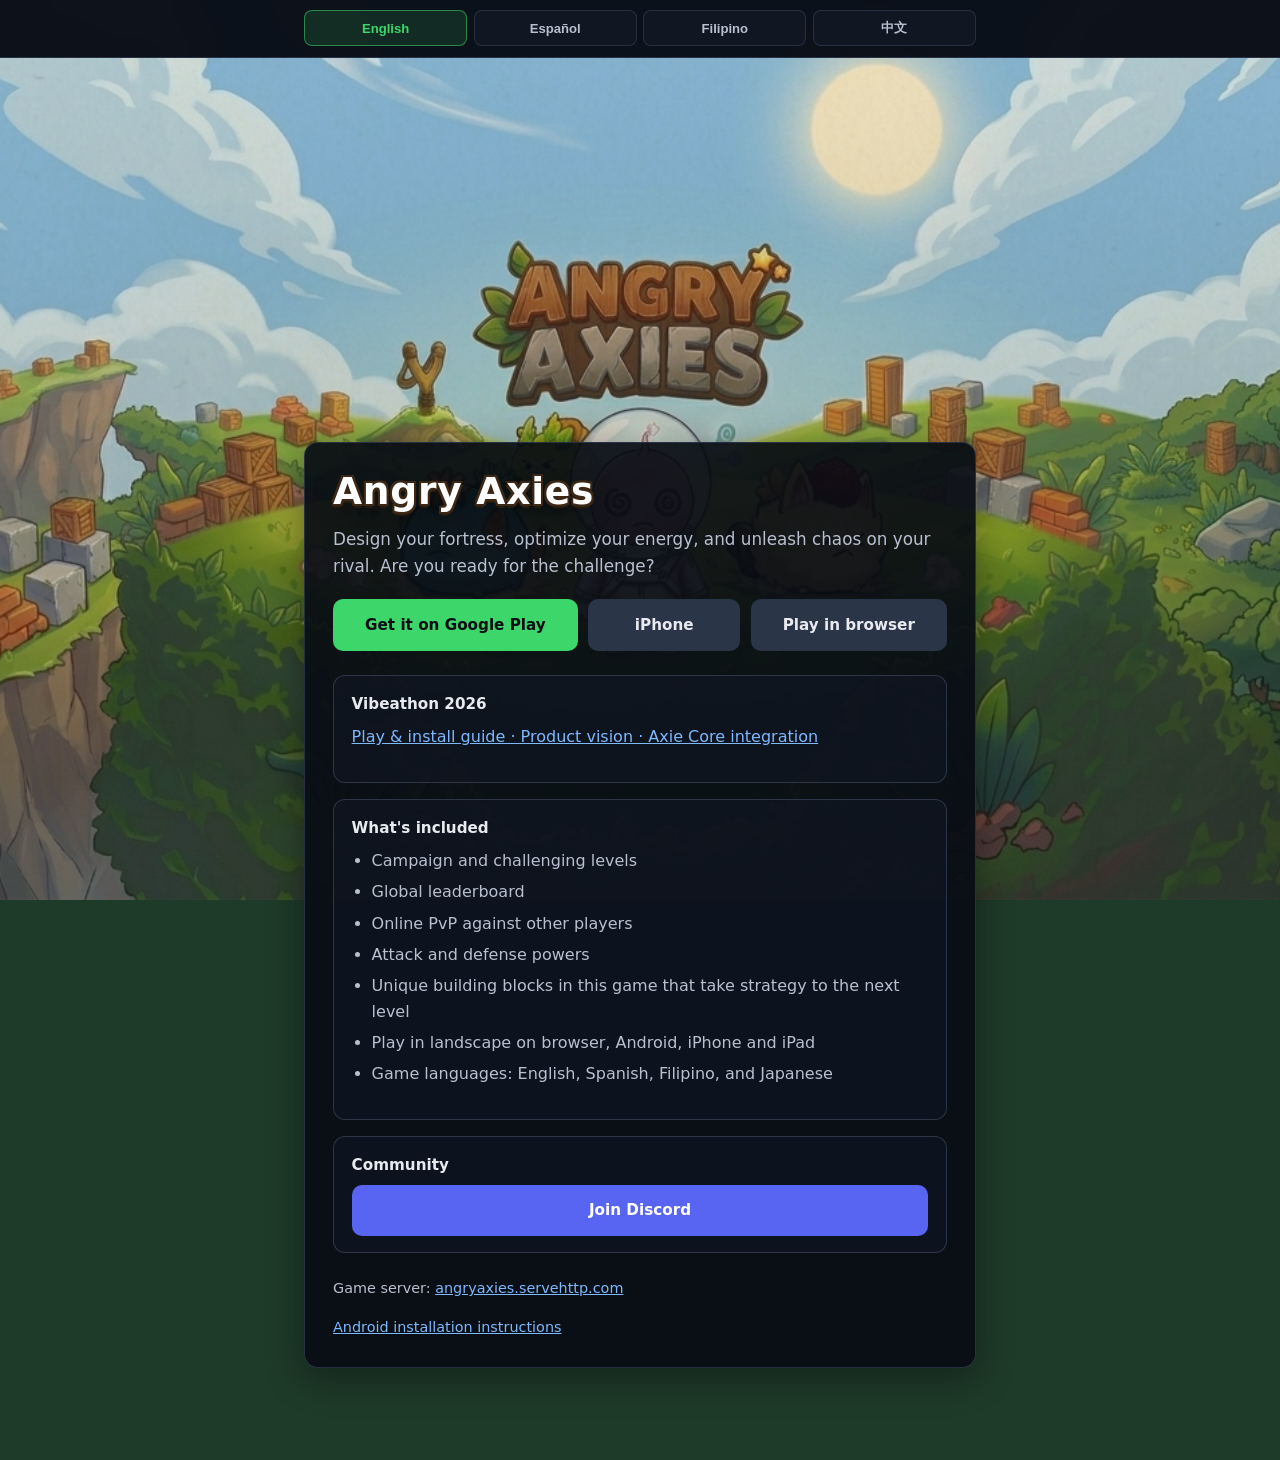
<file: index.html>
<!DOCTYPE html>
<html lang="en">
<head>
  <meta charset="utf-8" />
  <meta name="viewport" content="width=device-width, initial-scale=1, viewport-fit=cover" />
  <meta name="description" content="Angry Axies — strategy game in browser and Android. Build your fortress, tactical powers, PvP, and global leaderboard." />
  <title>Angry Axies — Browser &amp; Android Game</title>
  <link rel="stylesheet" href="./site.css" />
</head>
<body data-page="index">
  <header class="site-header" id="site-lang"></header>

  <main class="site-main">
    <div class="hero-banner" aria-hidden="true"></div>

    <div class="site-panel">
      <h1 class="site-title">Angry Axies</h1>
      <p class="lead" data-i18n="index.lead">
        Diseña tu fortaleza, optimiza tu energía y desata el caos sobre tu rival. ¿Estás listo para el desafío?
      </p>

      <div class="actions">
        <a class="btn" href="https://play.google.com/store/apps/details?id=com.maxicoria.angryaxies" target="_blank" rel="noopener noreferrer" data-i18n="index.btn.apk">Get it on Google Play</a>
        <a class="btn secondary" href="https://apps.apple.com/ar/app/angry-axies/id6797042769" target="_blank" rel="noopener noreferrer" data-i18n="index.btn.iphone">iPhone</a>
        <a class="btn secondary" href="https://angryaxies.servehttp.com/" rel="noopener noreferrer" data-i18n="index.btn.play">Play in browser</a>
      </div>

      <div class="card">
        <h2>Vibeathon 2026</h2>
        <p><a href="./vibeathon.html">Play &amp; install guide · Product vision · Axie Core integration</a></p>
      </div>

      <div class="card">
        <h2 data-i18n="index.features.title">What's included</h2>
        <ul>
          <li data-i18n="index.features.1">Campaign and challenging levels</li>
          <li data-i18n="index.features.2">Global leaderboard</li>
          <li data-i18n="index.features.3">Online PvP against other players</li>
          <li data-i18n="index.features.4">Attack and defense powers</li>
          <li data-i18n="index.features.5">Unique building blocks in this game that take strategy to the next level</li>
          <li data-i18n="index.features.6">Play in landscape on browser, Android, iPhone and iPad</li>
          <li data-i18n="index.features.7">Game languages: English, Spanish, Filipino, and Japanese</li>
        </ul>
      </div>

      <div class="card">
        <h2 data-i18n="index.community.title">Community</h2>
        <div class="actions actions--card">
          <a
            class="btn discord"
            href="https://discord.gg/t5eHqyqyAf"
            rel="noopener noreferrer"
            target="_blank"
            data-i18n="index.btn.discord"
          >Join Discord</a>
        </div>
      </div>

      <footer>
        <p>
          <span data-i18n="index.footer.server">Game server:</span>
          <a href="https://angryaxies.servehttp.com/" rel="noopener noreferrer">angryaxies.servehttp.com</a>
        </p>
        <p>
          <a href="./descarga-apk.html" data-i18n="index.footer.install">Android installation instructions</a>
        </p>
      </footer>
    </div>
  </main>

  <script src="./i18n.js"></script>
</body>
</html>
</file>
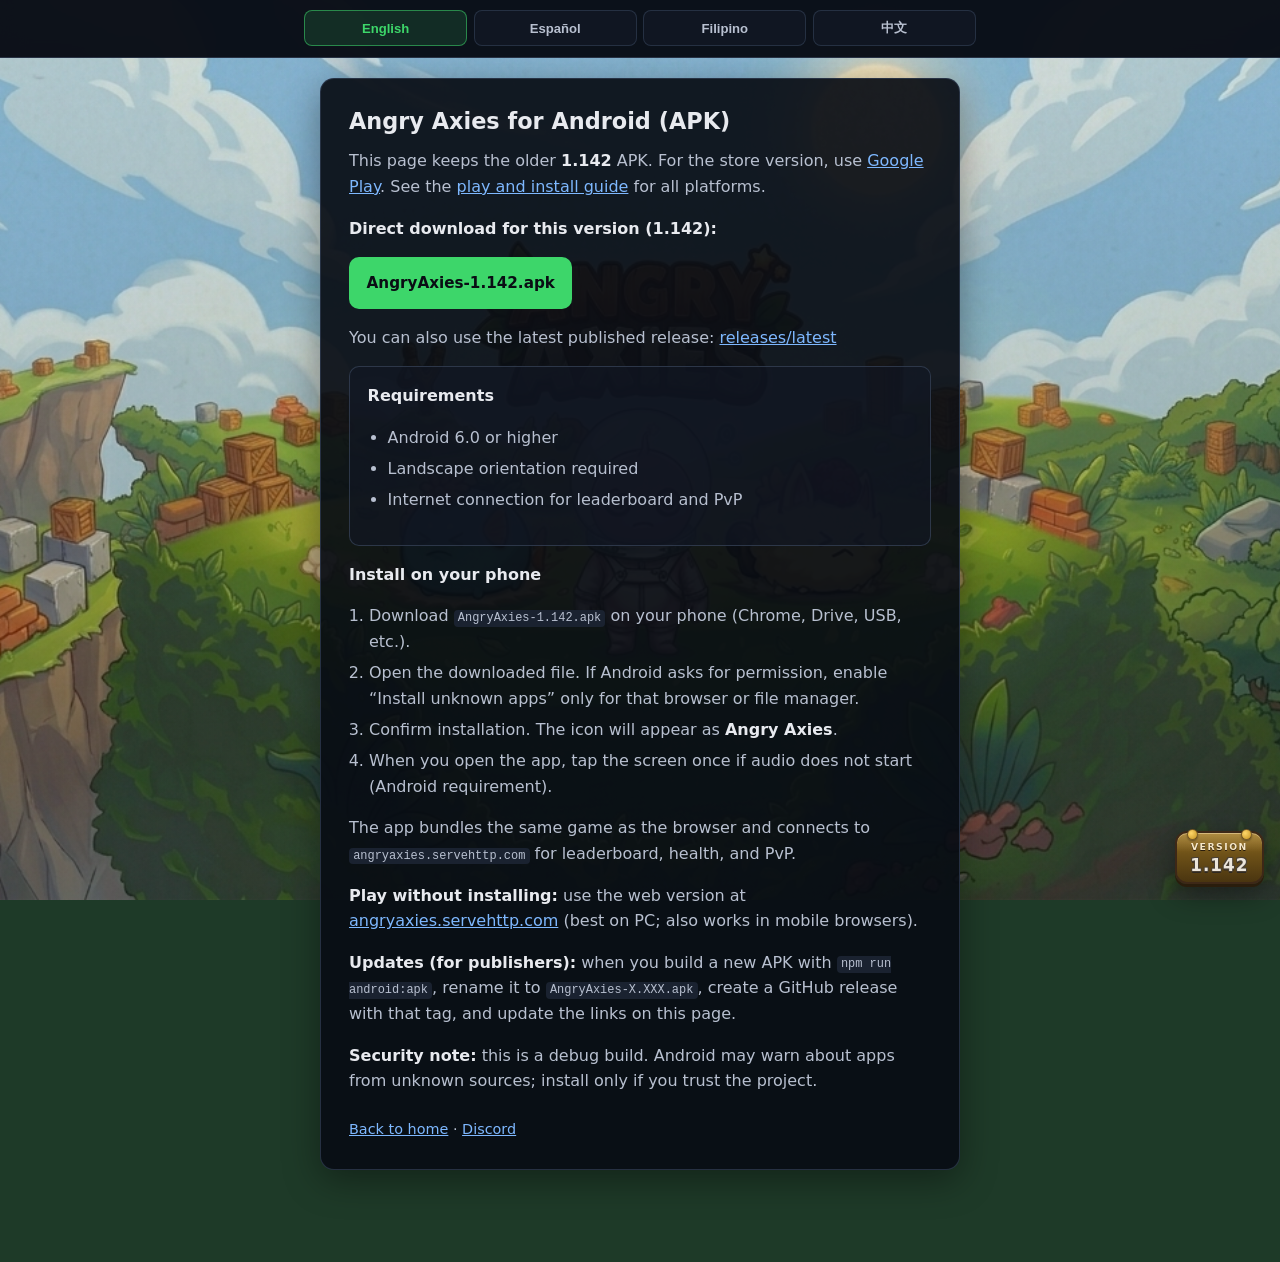
<file: descarga-apk.html>
<!DOCTYPE html>
<html lang="en">
<head>
  <meta charset="utf-8" />
  <meta name="viewport" content="width=device-width, initial-scale=1, viewport-fit=cover" />
  <title>Angry Axies — Download APK (Android)</title>
  <link rel="stylesheet" href="./site.css" />
</head>
<body data-page="download">
  <header class="site-header" id="site-lang"></header>

  <main class="site-main">
    <div class="site-panel site-panel--narrow">
      <h1 class="h1-sm" data-i18n="download.title">Angry Axies for Android (APK)</h1>

      <p data-i18n-html="download.intro">
        This page keeps the older <strong>1.142</strong> APK. For the store version, use <a href="https://play.google.com/store/apps/details?id=com.maxicoria.angryaxies">Google Play</a>. See the <a href="./vibeathon.html">play and install guide</a> for all platforms.
      </p>
      <p data-i18n-html="download.direct.label">
        <strong>Direct download for this version (1.142):</strong>
      </p>
      <p>
        <a class="btn" href="https://github.com/CoriaMaximiliano/Angry-Axies/releases/download/1.142/AngryAxies-1.142.apk">AngryAxies-1.142.apk</a>
      </p>

      <p data-i18n-html="download.latest">
        You can also use the latest published release: <a href="https://github.com/CoriaMaximiliano/Angry-Axies/releases/latest">releases/latest</a>
      </p>

      <div class="note">
        <p><strong data-i18n="download.req.title">Requirements</strong></p>
        <ul>
          <li data-i18n="download.req.1">Android 6.0 or higher</li>
          <li data-i18n="download.req.2">Landscape orientation required</li>
          <li data-i18n="download.req.3">Internet connection for leaderboard and PvP</li>
        </ul>
      </div>

      <p><strong data-i18n="download.install.title">Install on your phone</strong></p>
      <ol>
        <li data-i18n-html="download.install.1">Download <code>AngryAxies-1.142.apk</code> on your phone (Chrome, Drive, USB, etc.).</li>
        <li data-i18n="download.install.2">Open the downloaded file. If Android asks for permission, enable “Install unknown apps” only for that browser or file manager.</li>
        <li data-i18n-html="download.install.3">Confirm installation. The icon will appear as <strong>Angry Axies</strong>.</li>
        <li data-i18n="download.install.4">When you open the app, tap the screen once if audio does not start (Android requirement).</li>
      </ol>

      <p data-i18n-html="download.server">
        The app bundles the same game as the browser and connects to <code>angryaxies.servehttp.com</code> for leaderboard, health, and PvP.
      </p>

      <p data-i18n-html="download.web">
        <strong>Play without installing:</strong> use the web version at <a href="https://angryaxies.servehttp.com/">angryaxies.servehttp.com</a> (best on PC; also works in mobile browsers).
      </p>

      <p data-i18n-html="download.publisher">
        <strong>Updates (for publishers):</strong> when you build a new APK with <code>npm run android:apk</code>, rename it to <code>AngryAxies-X.XXX.apk</code>, create a GitHub release with that tag, and update the links on this page.
      </p>

      <p data-i18n-html="download.security">
        <strong>Security note:</strong> this is a debug build. Android may warn about apps from unknown sources; install only if you trust the project.
      </p>

      <p class="back">
        <a href="./" data-i18n="download.back.home">Back to home</a>
        ·
        <a href="https://discord.gg/t5eHqyqyAf" rel="noopener noreferrer" target="_blank" data-i18n="download.back.discord">Discord</a>
      </p>
    </div>
  </main>

  <aside class="version-plaque" aria-label="Game version">
    <span class="version-plaque__label" data-i18n="site.version.label">Version</span>
    <strong class="version-plaque__num" id="site-version">1.142</strong>
  </aside>
  <script src="./i18n.js"></script>
</body>
</html>
</file>
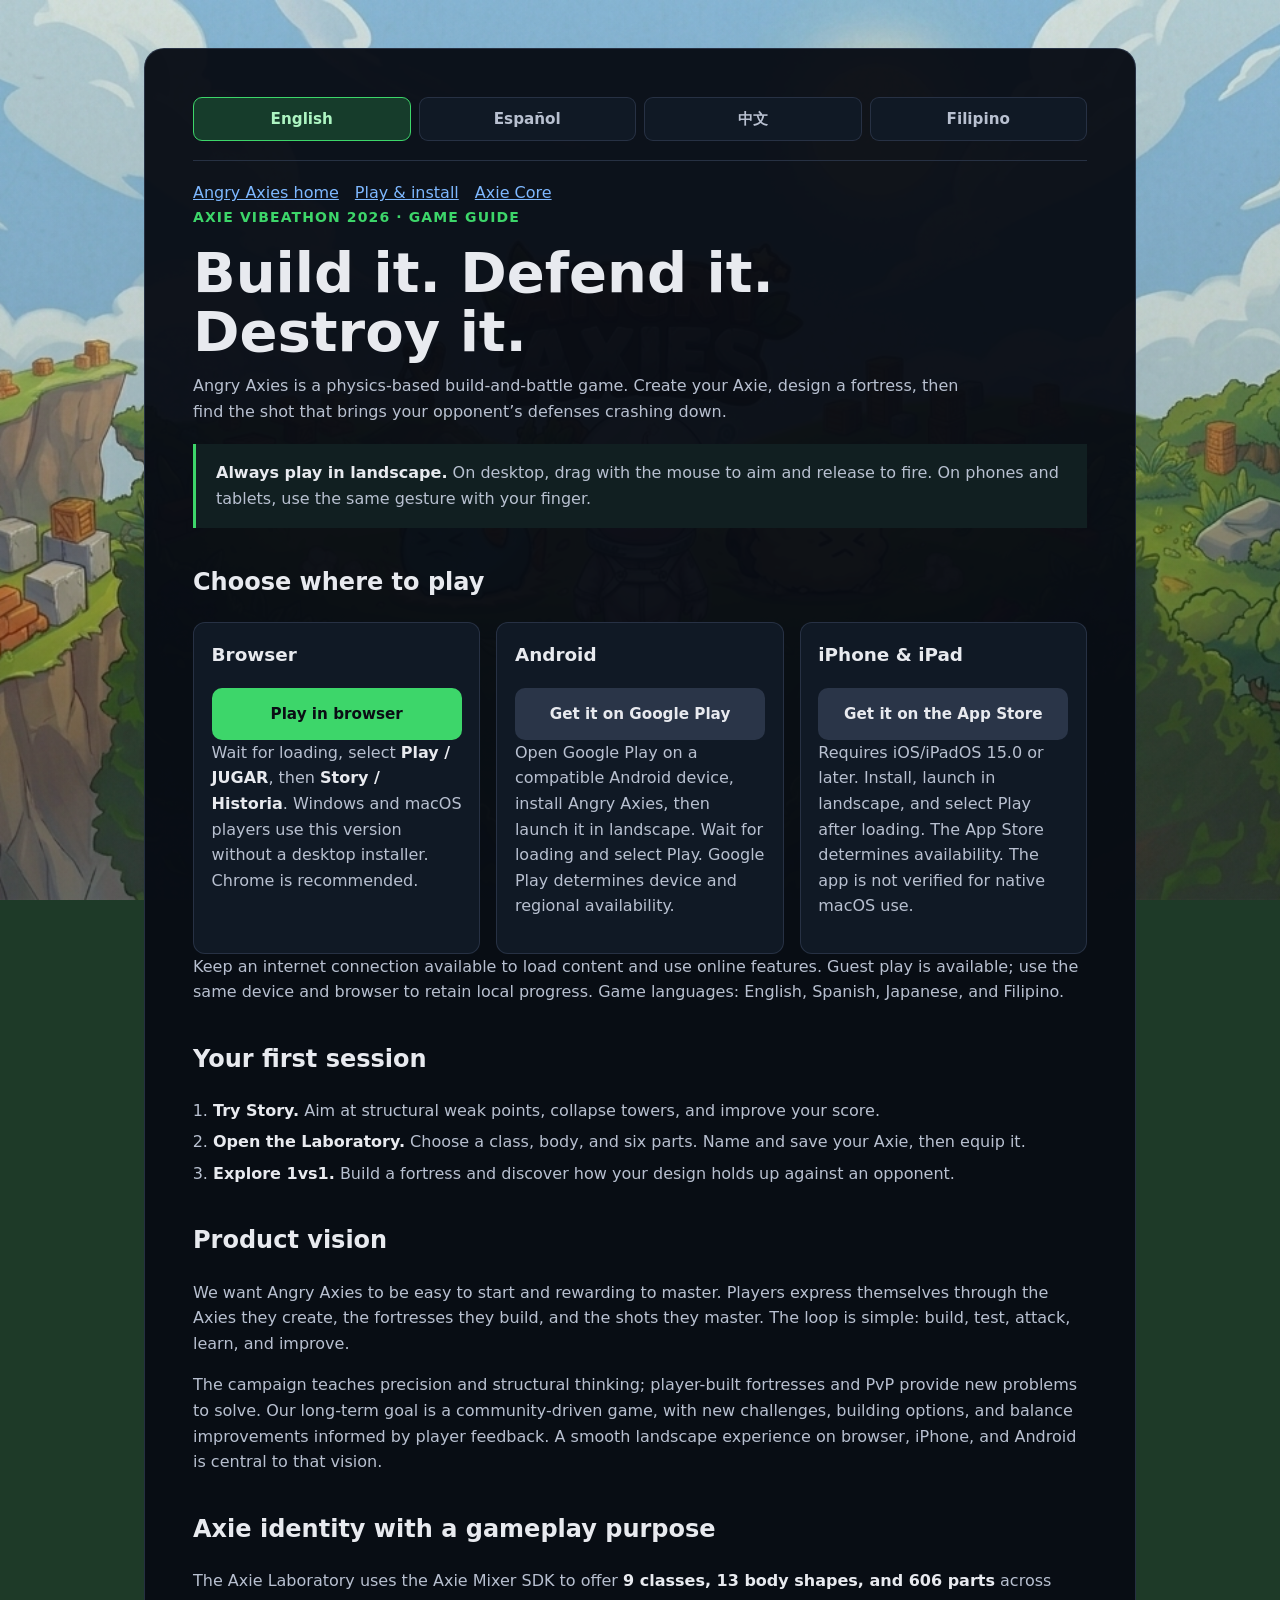
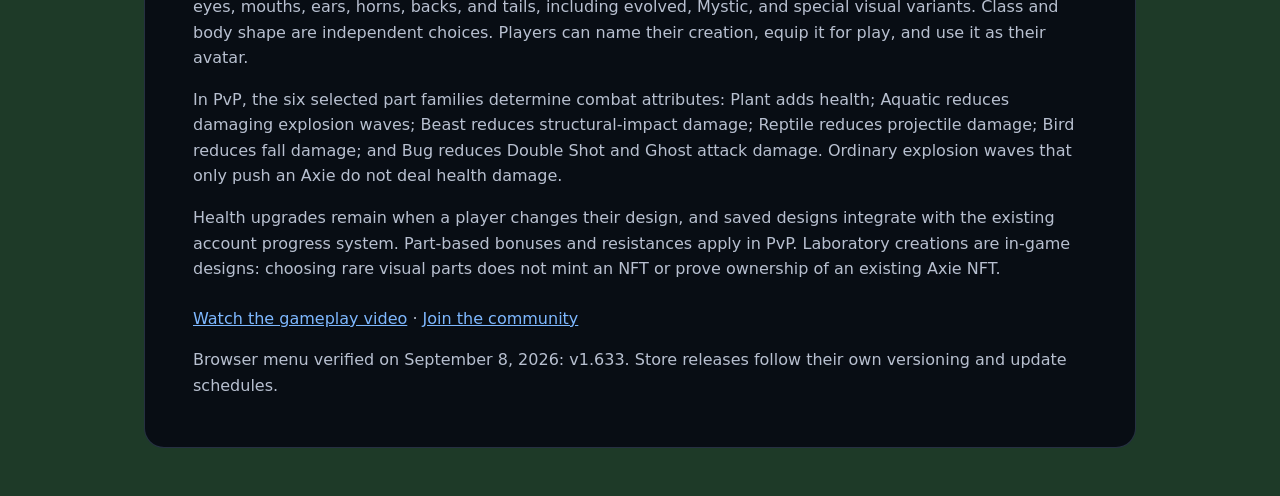
<file: vibeathon.html>
<!doctype html>
<html lang="en">
<head>
  <meta charset="utf-8">
  <meta name="viewport" content="width=device-width, initial-scale=1, viewport-fit=cover">
  <meta name="description" content="Play Angry Axies: browser, Android and iPhone access, controls, product vision and Axie Laboratory integration.">
  <title>Angry Axies — Play &amp; Vibeathon Guide</title>
  <link rel="stylesheet" href="./site.css">
  <style>
    .guide {max-width:68rem;margin:auto;padding:clamp(1rem,4vw,3rem);}
    .guide-panel {background:rgba(8,12,20,.96);border:1px solid var(--panel-border);border-radius:20px;padding:clamp(1.2rem,4vw,3rem);}
    .guide a {color:var(--link);}
    .guide h1 {font-size:clamp(2rem,5vw,3.5rem);line-height:1.05;margin:.7rem 0;}
    .guide h2 {font-size:1.5rem;margin-top:2.2rem;}
    .guide h3 {font-size:1.15rem;margin-top:0;}
    .guide p,.guide li {font-size:1rem;}
    .guide .eyebrow {color:var(--accent);font-weight:700;letter-spacing:.08em;font-size:.875rem;}
    .guide .lead {max-width:48rem;}
    .guide .btn {color:var(--text);min-height:48px;display:inline-flex;align-items:center;justify-content:center;}
    .builds {display:grid;grid-template-columns:repeat(3,minmax(0,1fr));gap:1rem;margin-top:1.3rem;}
    .build {border:1px solid var(--panel-border);padding:1.1rem;border-radius:12px;background:#101925;}
    .build .btn {width:100%;}
    .guide .facts {padding:1rem 1.25rem;border-left:3px solid var(--accent);background:#111f21;}
    .guide nav {display:flex;gap:1rem;flex-wrap:wrap;}
    .guide .guide-languages {display:grid;grid-template-columns:repeat(4,minmax(0,1fr));gap:.5rem;padding-bottom:1.2rem;margin-bottom:1.2rem;border-bottom:1px solid var(--panel-border);}
    .guide-languages button {min-height:44px;padding:.65rem .8rem;border:1px solid var(--panel-border);border-radius:9px;background:#101925;color:var(--muted);font:600 .95rem "Segoe UI",system-ui,sans-serif;cursor:pointer;transition:background .15s,border-color .15s;}
    .guide-languages button:hover {background:#172b2b;border-color:#3d7960;}
    .guide-languages button[aria-pressed="true"] {background:#163c2b;border-color:var(--accent);color:#adf5c2;}
    .guide-languages button:focus-visible {outline:3px solid var(--accent);outline-offset:3px;}
    @media(prefers-reduced-motion:reduce) {.guide-languages button {transition:none;}}
    .guide a:focus-visible {outline:3px solid var(--accent);outline-offset:4px;}
    @media(max-width:900px) {.builds {grid-template-columns:1fr;} .build {display:grid;grid-template-columns:10rem 1fr;gap:0 1rem;} .build h3 {grid-column:1/-1;} .build p {margin-top:0;} .build .btn {align-self:start;}}
    @media(max-height:450px) {.guide {padding:1rem;} .guide-panel {padding:1.2rem;} .guide h1 {font-size:2rem;}}
  </style>
</head>
<body>
  <main class="guide">
    <article class="guide-panel">
      <nav class="guide-languages" aria-label="Language">
        <button type="button" lang="en" data-guide-lang="en" aria-pressed="true">English</button>
        <button type="button" lang="es" data-guide-lang="es" aria-pressed="false">Español</button>
        <button type="button" lang="zh-Hans" data-guide-lang="zh" aria-pressed="false">中文</button>
        <button type="button" lang="fil" data-guide-lang="fil" aria-pressed="false">Filipino</button>
      </nav>
      <nav aria-label="Guide navigation"><a href="./">Angry Axies home</a><a href="#builds">Play &amp; install</a><a href="#axie-core">Axie Core</a></nav>
      <p class="eyebrow">AXIE VIBEATHON 2026 · GAME GUIDE</p>
      <h1>Build it. Defend it.<br>Destroy it.</h1>
      <p class="lead">Angry Axies is a physics-based build-and-battle game. Create your Axie, design a fortress, then find the shot that brings your opponent’s defenses crashing down.</p>
      <p class="facts"><strong>Always play in landscape.</strong> On desktop, drag with the mouse to aim and release to fire. On phones and tablets, use the same gesture with your finger.</p>
      <section id="builds" aria-labelledby="build-heading">
        <h2 id="build-heading">Choose where to play</h2>
        <div class="builds">
          <section class="build">
            <h3>Browser</h3>
            <a class="btn" href="https://angryaxies.servehttp.com/">Play in browser</a>
            <p>Wait for loading, select <strong>Play / JUGAR</strong>, then <strong>Story / Historia</strong>. Windows and macOS players use this version without a desktop installer. Chrome is recommended.</p>
          </section>
          <section class="build">
            <h3>Android</h3>
            <a class="btn secondary" href="https://play.google.com/store/apps/details?id=com.maxicoria.angryaxies">Get it on Google Play</a>
            <p>Open Google Play on a compatible Android device, install Angry Axies, then launch it in landscape. Wait for loading and select Play. Google Play determines device and regional availability.</p>
          </section>
          <section class="build">
            <h3>iPhone &amp; iPad</h3>
            <a class="btn secondary" href="https://apps.apple.com/ar/app/angry-axies/id6797042769">Get it on the App Store</a>
            <p>Requires iOS/iPadOS 15.0 or later. Install, launch in landscape, and select Play after loading. The App Store determines availability. The app is not verified for native macOS use.</p>
          </section>
        </div>
        <p>Keep an internet connection available to load content and use online features. Guest play is available; use the same device and browser to retain local progress. Game languages: English, Spanish, Japanese, and Filipino.</p>
      </section>
      <section aria-labelledby="try-heading">
        <h2 id="try-heading">Your first session</h2>
        <ol>
          <li><strong>Try Story.</strong> Aim at structural weak points, collapse towers, and improve your score.</li>
          <li><strong>Open the Laboratory.</strong> Choose a class, body, and six parts. Name and save your Axie, then equip it.</li>
          <li><strong>Explore 1vs1.</strong> Build a fortress and discover how your design holds up against an opponent.</li>
        </ol>
      </section>
      <section aria-labelledby="vision-heading">
        <h2 id="vision-heading">Product vision</h2>
        <p>We want Angry Axies to be easy to start and rewarding to master. Players express themselves through the Axies they create, the fortresses they build, and the shots they master. The loop is simple: build, test, attack, learn, and improve.</p>
        <p>The campaign teaches precision and structural thinking; player-built fortresses and PvP provide new problems to solve. Our long-term goal is a community-driven game, with new challenges, building options, and balance improvements informed by player feedback. A smooth landscape experience on browser, iPhone, and Android is central to that vision.</p>
      </section>
      <section id="axie-core" aria-labelledby="core-heading">
        <h2 id="core-heading">Axie identity with a gameplay purpose</h2>
        <p>The Axie Laboratory uses the Axie Mixer SDK to offer <strong>9 classes, 13 body shapes, and 606 parts</strong> across eyes, mouths, ears, horns, backs, and tails, including evolved, Mystic, and special visual variants. Class and body shape are independent choices. Players can name their creation, equip it for play, and use it as their avatar.</p>
        <p>In PvP, the six selected part families determine combat attributes: Plant adds health; Aquatic reduces damaging explosion waves; Beast reduces structural-impact damage; Reptile reduces projectile damage; Bird reduces fall damage; and Bug reduces Double Shot and Ghost attack damage. Ordinary explosion waves that only push an Axie do not deal health damage.</p>
        <p>Health upgrades remain when a player changes their design, and saved designs integrate with the existing account progress system. Part-based bonuses and resistances apply in PvP. Laboratory creations are in-game designs: choosing rare visual parts does not mint an NFT or prove ownership of an existing Axie NFT.</p>
      </section>
      <footer>
        <p><a href="https://www.youtube.com/shorts/jCC6-XViKIw">Watch the gameplay video</a> · <a href="https://discord.gg/t5eHqyqyAf">Join the community</a></p>
        <p>Browser menu verified on September 8, 2026: v1.633. Store releases follow their own versioning and update schedules.</p>
      </footer>
    </article>
  </main>
  <script src="./vibeathon-i18n.js"></script>
</body>
</html>
</file>
<file: site.css>
:root {
  --bg: #0a0d14;
  --panel: rgba(8, 12, 20, 0.92);
  --panel-border: rgba(42, 53, 72, 0.9);
  --text: #e8eaef;
  --muted: #b8c0d0;
  --accent: #3dd66a;
  --accent-dim: #2a3548;
  --link: #7eb8ff;
  --content-max: 42rem;
  --safe-bottom: max(1rem, env(safe-area-inset-bottom, 0px));
  --safe-right: max(1rem, env(safe-area-inset-right, 0px));
  --text-stroke:
    -1px -1px 0 #0a0a0a,
    1px -1px 0 #0a0a0a,
    -1px 1px 0 #0a0a0a,
    1px 1px 0 #0a0a0a,
    0 2px 6px rgba(0, 0, 0, 0.85);
}

* { box-sizing: border-box; }

html {
  -webkit-text-size-adjust: 100%;
  text-size-adjust: 100%;
}

body {
  font-family: "Segoe UI", system-ui, sans-serif;
  background-color: #1e3a28;
  color: var(--text);
  margin: 0;
  min-height: 100vh;
  min-height: 100dvh;
  line-height: 1.6;
  overflow-x: hidden;
}

body::before {
  content: "";
  position: fixed;
  inset: 0;
  z-index: -1;
  background-image:
    linear-gradient(rgba(8, 12, 20, 0.06), rgba(8, 12, 20, 0.22)),
    url("./images/fondo-github.png");
  background-size: cover;
  background-position: center top;
  background-repeat: no-repeat;
  pointer-events: none;
}

/* —— Barra de idiomas: siempre arriba, nunca encima del contenido —— */
.site-header {
  position: sticky;
  top: 0;
  z-index: 200;
  padding: 0.65rem clamp(0.75rem, 3vw, 1.25rem);
  padding-top: max(0.65rem, env(safe-area-inset-top, 0px));
  background: rgba(8, 12, 20, 0.97);
  border-bottom: 1px solid var(--panel-border);
  backdrop-filter: blur(12px);
  -webkit-backdrop-filter: blur(12px);
}

.lang-switch {
  display: grid;
  grid-template-columns: repeat(4, minmax(0, 1fr));
  gap: 0.4rem;
  width: 100%;
  max-width: var(--content-max);
  margin: 0 auto;
}

.lang-switch button {
  border: 1px solid rgba(42, 53, 72, 0.85);
  background: rgba(18, 24, 36, 0.92);
  color: var(--muted);
  padding: 0.5rem 0.4rem;
  border-radius: 8px;
  font-size: clamp(0.68rem, 2.8vw, 0.82rem);
  font-weight: 600;
  cursor: pointer;
  text-align: center;
  min-width: 0;
  transition: border-color 0.15s, color 0.15s, background 0.15s;
}

.lang-switch button:hover {
  border-color: rgba(61, 214, 106, 0.45);
  color: var(--text);
}

.lang-switch button.is-active {
  background: rgba(61, 214, 106, 0.14);
  border-color: rgba(61, 214, 106, 0.55);
  color: var(--accent);
}

/* —— Área principal —— */
.site-main {
  width: 100%;
  max-width: calc(var(--content-max) + 2.5rem);
  margin: 0 auto;
  padding: clamp(0.75rem, 2.5vw, 1.25rem);
  padding-bottom: calc(4.75rem + var(--safe-bottom));
}

/* En inicio: espacio para el logo ANGRY AXIES del fondo */
.hero-banner {
  min-height: clamp(14rem, 48vh, 22rem);
  margin-bottom: clamp(0.75rem, 2.5vw, 1.25rem);
  pointer-events: none;
}

body[data-page="index"] .site-main {
  padding-top: clamp(0.25rem, 1.5vw, 0.75rem);
}

/* Panel único: todo el texto legible sobre cualquier fondo */
.site-panel {
  width: 100%;
  padding: clamp(1rem, 3.5vw, 1.75rem);
  background: var(--panel);
  border: 1px solid var(--panel-border);
  border-radius: 14px;
  box-shadow: 0 10px 36px rgba(0, 0, 0, 0.38);
}

.site-panel--narrow {
  max-width: 40rem;
  margin: 0 auto;
}

.site-title {
  font-size: clamp(1.85rem, 5vw, 2.35rem);
  margin: 0 0 0.85rem;
  font-weight: 900;
  line-height: 1.1;
  letter-spacing: 0.02em;
  color: #ffffff;
  text-shadow:
    -2px -2px 0 #3d2817,
    2px -2px 0 #3d2817,
    -2px 2px 0 #3d2817,
    2px 2px 0 #3d2817,
    0 4px 0 rgba(45, 30, 12, 0.85),
    0 8px 22px rgba(0, 0, 0, 0.45);
}

h1 {
  font-size: clamp(1.35rem, 4vw, 1.85rem);
  margin: 0 0 0.85rem;
  font-weight: 800;
  line-height: 1.25;
  color: var(--text);
}

h1.h1-sm {
  font-size: clamp(1.15rem, 3.8vw, 1.4rem);
  font-weight: 700;
}

.lead {
  font-size: clamp(0.98rem, 2.8vw, 1.05rem);
  color: var(--muted);
  margin: 0 0 1.25rem;
}

p {
  margin: 0 0 1rem;
  color: var(--muted);
  overflow-wrap: anywhere;
}

strong { color: var(--text); }

code {
  background: #1a2230;
  padding: 0.12em 0.35em;
  border-radius: 4px;
  font-size: 0.92em;
  word-break: break-word;
}

.actions {
  display: flex;
  flex-wrap: wrap;
  gap: 0.65rem;
  margin: 0 0 1.5rem;
}

.actions .btn {
  flex: 1 1 calc(50% - 0.35rem);
  min-width: 9rem;
}

a.btn {
  display: inline-block;
  flex: 1 1 12rem;
  padding: 0.85rem 1.1rem;
  background: var(--accent);
  color: #0a0d14 !important;
  text-decoration: none;
  border-radius: 10px;
  font-weight: 700;
  font-size: clamp(0.88rem, 2.8vw, 0.95rem);
  text-align: center;
}

a.btn.secondary {
  background: var(--accent-dim);
  color: var(--text) !important;
}

a.btn.discord {
  background: #5865f2;
  color: #ffffff !important;
}

a.btn.discord:hover {
  filter: brightness(1.1);
}

a.btn:hover { filter: brightness(1.08); }

.actions--card {
  margin-bottom: 0;
}

.actions--card .btn {
  flex: 1 1 100%;
}

.card, .note {
  background: rgba(18, 24, 36, 0.65);
  border: 1px solid rgba(50, 62, 82, 0.85);
  border-radius: 12px;
  padding: 1rem 1.1rem;
  margin-bottom: 1rem;
}

.note { border-radius: 10px; margin: 1rem 0; }

.card h2 {
  font-size: 0.95rem;
  margin: 0 0 0.5rem;
  color: var(--text);
}

ul, ol {
  margin: 0 0 1rem;
  padding-left: 1.25rem;
  color: var(--muted);
}

li {
  margin-bottom: 0.35rem;
  overflow-wrap: anywhere;
}

footer, .back {
  margin-top: 1.5rem;
  font-size: 0.9rem;
}

footer a, .back a { color: var(--link); }

.site-panel a:not(.btn) {
  color: var(--link);
  word-break: break-word;
}

footer p:last-child,
.back { margin-bottom: 0; }

/* Placa de versión */
.version-plaque {
  position: fixed;
  right: var(--safe-right);
  bottom: var(--safe-bottom);
  z-index: 150;
  min-width: 5.25rem;
  padding: 0.45rem 0.85rem 0.5rem;
  border-radius: 12px;
  border: 2px solid #3d2817;
  background:
    linear-gradient(180deg, rgba(255, 228, 160, 0.22) 0%, transparent 38%),
    linear-gradient(180deg, #9a7428 0%, #6f5218 42%, #4a3510 100%);
  box-shadow:
    0 3px 0 #2a1d0c,
    0 10px 28px rgba(0, 0, 0, 0.42),
    inset 0 1px 0 rgba(255, 236, 190, 0.45);
  text-align: center;
  pointer-events: none;
  user-select: none;
}

.version-plaque::before,
.version-plaque::after {
  content: "";
  position: absolute;
  width: 0.55rem;
  height: 0.55rem;
  border-radius: 50%;
  background: radial-gradient(circle at 35% 35%, #ffd76a, #c4921f);
  border: 1px solid rgba(61, 40, 23, 0.65);
  box-shadow: 0 1px 2px rgba(0, 0, 0, 0.35);
}

.version-plaque::before { top: -0.28rem; left: 0.65rem; }
.version-plaque::after { top: -0.28rem; right: 0.65rem; }

.version-plaque__label {
  display: block;
  font-size: 0.58rem;
  font-weight: 800;
  letter-spacing: 0.16em;
  text-transform: uppercase;
  color: #f7e8c8;
  text-shadow: 0 1px 0 #2a1d0c;
  margin-bottom: 0.12rem;
}

.version-plaque__num {
  display: block;
  font-size: 1.05rem;
  font-weight: 900;
  line-height: 1;
  letter-spacing: 0.06em;
  color: #ece6dc;
  text-shadow:
    -1px -1px 0 #4a4034,
    1px -1px 0 #4a4034,
    -1px 1px 0 #4a4034,
    1px 1px 0 #4a4034,
    0 2px 0 #2f2922;
}

/* Pantallas muy estrechas: idiomas en 2×2 */
@media (max-width: 380px) {
  .lang-switch {
    grid-template-columns: repeat(2, minmax(0, 1fr));
  }
}

/* Pantallas anchas: botones de acción en fila */
@media (min-width: 520px) {
  .actions .btn {
    flex: 1 1 auto;
    min-width: 9.5rem;
  }
}
</file>
